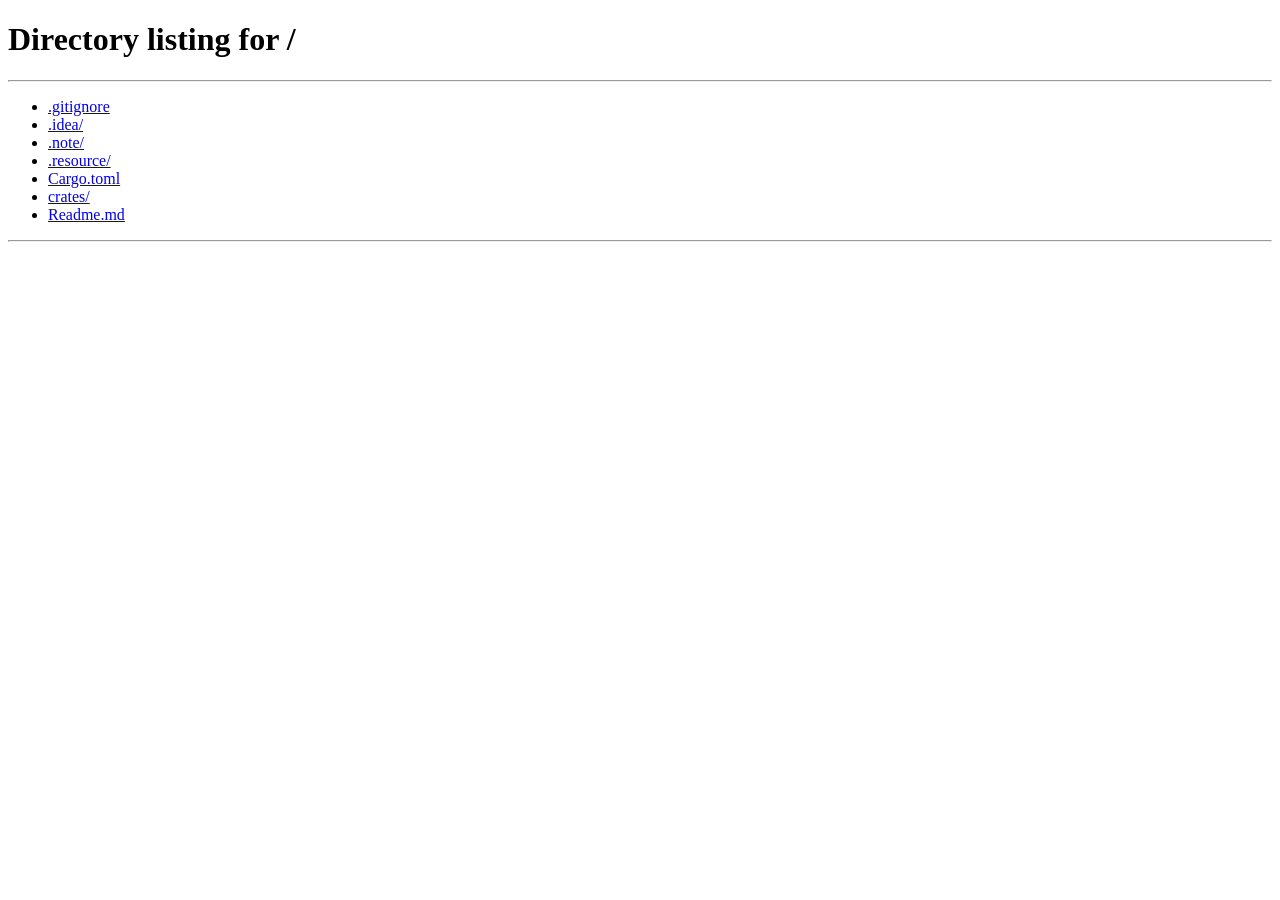
<file: crates/controller_web_ui/web/root/index.html>
<!DOCTYPE html>
<html lang="zh-CN">
<head>
    <meta charset="UTF-8">
    <meta name="viewport" content="width=device-width, initial-scale=1.0">
    <title>PeeLServer - 控制台</title>
    <link rel="stylesheet" href="style.css">
    <style>
        :root {
            --sidebar-width: 260px;
            --nav-height: 60px;
        }

        *, *::before, *::after {
            scrollbar-width: none !important;
            -ms-overflow-style: none !important;
            overflow: hidden !important;
        }

        *::-webkit-scrollbar {
            display: none !important;
        }

        *::-webkit-scrollbar-track {
            display: none !important;
        }

        *::-webkit-scrollbar-thumb {
            display: none !important;
        }

        body, html {
            height: 100vh;
            width: 100vw;
            margin: 0;
            padding: 0;
            overflow: hidden !important;
            background-color: var(--soft-blue);
            overscroll-behavior: none; /* 防止过度滚动 */
        }

        .main-layout {
            display: flex;
            height: 100vh;
            width: 100vw;
            flex-direction: row;
            box-sizing: border-box;
            overflow: hidden;
        }

        .content-container {
            flex: 1;
            position: relative;
            overflow: hidden;
        }

        .content-frame {
            flex: 1;
            border: none;
            width: 100%;
            height: 100%;
            overflow: hidden;
        }

        .sidebar {
            width: var(--sidebar-width);
            background-color: var(--dark-green);
            display: flex;
            flex-direction: column;
            flex-shrink: 0;
            z-index: 100;
        }

        .sidebar-header {
            padding: 40px 30px;
            color: white;
        }

        .nav-menu {
            flex: 1;
            padding: 20px 0;
            display: flex;
            flex-direction: column;
        }

        .nav-item {
            padding: 16px 30px;
            color: rgba(255, 255, 255, 0.6);
            text-decoration: none;
            display: block;
            transition: 0.3s;
            border-left: 4px solid transparent;
            cursor: pointer;
            font-size: 15px;
        }

        .nav-item:hover {
            color: white;
            background: rgba(255, 255, 255, 0.1);
            border-left-color: var(--dark-blue);
        }

        .nav-item.active {
            color: white;
            background: rgba(255, 255, 255, 0.1);
            border-left-color: var(--accent-blue);
        }

        .content-frame {
            flex: 1;
            border: none;
            width: 100%;
            height: 100%;
        }

        @media (max-width: 768px) {

            .content-frame {
                display: block;
                box-sizing: border-box;
                padding-bottom: var(--nav-height);
            }

            .main-layout {
                flex-direction: column;
            }

            .sidebar {
                width: 100%;
                height: auto;
                flex-direction: column;
            }

            .sidebar-header {
                display: none;
            }

            .sidebar-footer {
                order: -1;
                padding: 0 0 !important;
                background: rgba(0, 0, 0, 0.3);
                display: flex;
                justify-content: space-between;
                align-items: center;
                width: 100%;
                box-sizing: border-box;
            }

            #websocket-status {
                margin: 10px !important;
                font-size: 13px;
            }

            #copyright {
                display: none;
            }

            .nav-menu {
                position: fixed;
                bottom: 0;
                width: 100%;
                height: var(--nav-height);
                flex-direction: row;
                padding: 0;
                background-color: var(--dark-green);
                z-index: 1000;
            }

            .nav-item {
                flex: 1;
                display: flex;
                align-items: center;
                justify-content: center;
                border-left: none;
                border-bottom: 4px solid transparent;
            }

            .nav-item.active {
                border-bottom-color: var(--accent-blue) !important;
            }

            .nav-item:hover {
                border-bottom-color: var(--dark-blue) !important;
            }
        }

        .sidebar-footer {
            padding: 20px 30px;
        }

        #copyright {
            color: rgba(255, 255, 255, 0.8);
            font-size: 12px;
        }

        #websocket-status {
            display: block;
            color: rgb(255, 255, 255);
            margin: 10px 0;
            font-size: 14px;
        }

        #watermark-container {
            position: fixed;
            top: 0;
            left: 0;
            width: 100%;
            height: 100%;
            z-index: 9999;
            pointer-events: none;
            background-repeat: repeat;
            opacity: 0.3;
        }

        .sidebar-title {
            color: white;
            font-size: 30px;
            margin-bottom: 10px;
            font-weight: 700;
        }

        .user-name {
            color: rgba(255, 255, 255, 0.5);
            font-size: 15px;
        }
    </style>
</head>
<body>

<div class="main-layout">
    <nav class="sidebar">
        <div class="sidebar-header">
            <div class="sidebar-title">PeeL Server</div>
            <div class="user-name">@song-mojing</div>
        </div>
        <div class="nav-menu">
            <div class="nav-item" target="welcome">节点</div>
            <div class="nav-item" target="cluster">集群</div>
            <div class="nav-item" target="connect">客户端</div>
            <div class="nav-item active" target="control">主控</div>
        </div>
        <div class="sidebar-footer">
            <div id="websocket-status"></div>
            <div id="copyright">&copy; 2026 PeeL Server</div>
        </div>
    </nav>
    <div class="content-container" style="flex: 1; position: relative;">
        <iframe id="page-welcome" src="welcome.html" class="content-frame" style="display: none;"></iframe>
        <iframe id="page-cluster" src="cluster.html" class="content-frame" style="display: none;"></iframe>
        <iframe id="page-connect" src="connect.html" class="content-frame" style="display: none;"></iframe>
        <iframe id="page-control" src="control.html" class="content-frame" style="display: none;"></iframe>
    </div>
</div>

<script>
    const items = document.querySelectorAll('.nav-item');
    const websocketStatus = document.getElementById('websocket-status');
    const iframes = document.querySelectorAll('.content-frame');
    let socket;

    items.forEach(item => {
        item.addEventListener('click', function () {
            const pageId = `page-${item.getAttribute('target')}`;
            items.forEach(i => i.classList.remove('active'));
            this.classList.add('active');
            iframes.forEach(frame => {
                frame.style.display = (frame.id === pageId) ? 'block' : 'none';
            });
        });
    });

    function connectWebSocket() {
        if (socket) {
            socket.close();
        }
        socket = new WebSocket(`wss://${location.hostname}:${location.port}/api/ws`);
        websocketStatus.textContent = '正在连接 Web Socket...';
        websocketStatus.style.color = `var(--soft-yellow)`;
        socket.onopen = () => {
            websocketStatus.textContent = 'Web Socket 已连接';
            websocketStatus.style.color = 'var(--soft-green)';
            websocketStatus.removeEventListener('click', connectWebSocket);
            websocketStatus.style.cursor = 'auto';
        };
        socket.onerror = (error) => {
            console.error('WebSocket 发生错误: ', error);
        };
        socket.onclose = () => {
            websocketStatus.textContent = 'Web Socket 已断开，点击重试';
            websocketStatus.style.color = `var(--soft-red)`;
            websocketStatus.addEventListener('click', () => {
                if (socket.readyState === WebSocket.CLOSED) {
                    connectWebSocket();
                }
            });
            websocketStatus.style.cursor = 'pointer';
        };
        socket.onmessage = (event) => {
            handleMessage(event)
        };
        socket.onerror = (error) => {
            console.error('WebSocket 发生错误: ', error);
            if (location.pathname !== '/' && location.pathname !== '/index.html') {
                window.location.href = '/';
            }
        };
    }

    function handleMessage(event) {
        const message = JSON.parse(event.data);
        switch (message['type']) {
            case 'updateStats':
                iframes.forEach(frame => {
                    if (frame.contentWindow) {
                        frame.contentWindow.postMessage(message, '*');
                    }
                });
                break;
            case 'Receipt':
                break;
        }
    }

    function disconnectWebSocket() {
        if (socket) {
            socket.close();
            socket = null;
        }
    }

    function sendCommand(cmd) {
        if (!socket) {
            return;
        }
        if (socket.readyState === WebSocket.OPEN) {
            socket.send(cmd);
        } else if (socket.readyState === WebSocket.CLOSED) {
            // 如果连接已关闭，可能是因为认证失败，重定向到登录页
            if (location.pathname !== '/' && location.pathname !== '/index.html') {
                window.location.href = '/';
            }
        }
    }

    window.onload = () => {
        connectWebSocket();
        items[3].click();
    };

    // 添加拦截所有fetch请求的功能，捕获401错误
    const originalFetch = window.fetch;
    window.fetch = function (...args) {
        return originalFetch.apply(this, args).then(response => {
            if (response.status === 401) {
                // 如果是401错误，重定向到登录页
                if (location.pathname !== '/' && location.pathname !== '/index.html') {
                    window.location.href = '/';
                }
            }
            return response;
        }).catch(error => {
            // 如果请求出错，也可能是认证问题
            console.error('请求出错:', error);
            if (location.pathname !== '/' && location.pathname !== '/index.html') {
                window.location.href = '/';
            }
            throw error;
        });
    };

    // 监听WebSocket连接错误，当遇到认证错误时重定向到登录页
    window.addEventListener('beforeunload', function () {
        if (socket) {
            socket.onclose = null; // 移除之前的onclose处理程序
        }
    });

    function createWatermark(text) {
        const root = document.querySelector('.main-layout');
        if (document.getElementById('watermark-container') === null) {
            // 创建水印容器
            const watermarkContainer = document.createElement('div');
            watermarkContainer.id = 'watermark-container';
            root.appendChild(watermarkContainer);
        }
        const canvas = document.createElement('canvas');
        const width = 200;
        const height = 400;
        canvas.width = width;
        canvas.height = height;
        const ctx = canvas.getContext('2d');
        ctx.font = "18px Arial";
        ctx.fillStyle = "rgba(0,0,0,0.5)";
        ctx.textAlign = 'center';
        ctx.textBaseline = 'middle';
        const drawText = (x, y) => {
            ctx.save();
            ctx.translate(x, y);
            ctx.rotate(-30 * Math.PI / 180);
            ctx.fillText(text, 0, 0);
            ctx.restore();
        };
        drawText(width / 2, height / 2);
        drawText(0, 0);
        drawText(width, 0);
        drawText(0, height);
        drawText(width, height);
        const base64Url = canvas.toDataURL();
        const container = document.getElementById('watermark-container');
        container.style.backgroundImage = `url(${base64Url})`;
        const observer = new MutationObserver(() => {
            const wm = document.getElementById('watermark-container');
            const update = () => {
                observer.disconnect();
                createWatermark("song-mojing");
            };
            if (!wm) update()
            else if (wm.getAttribute('style').indexOf('display: none') !== -1) update()
            else if (wm.style.backgroundImage !== `url(${base64Url})`) update()
        });
        observer.observe(document.body, {
            attributes: true,
            childList: true,
            subtree: true
        });
    }

    createWatermark("song-mojing");
</script>
</body>
</html>
</file>
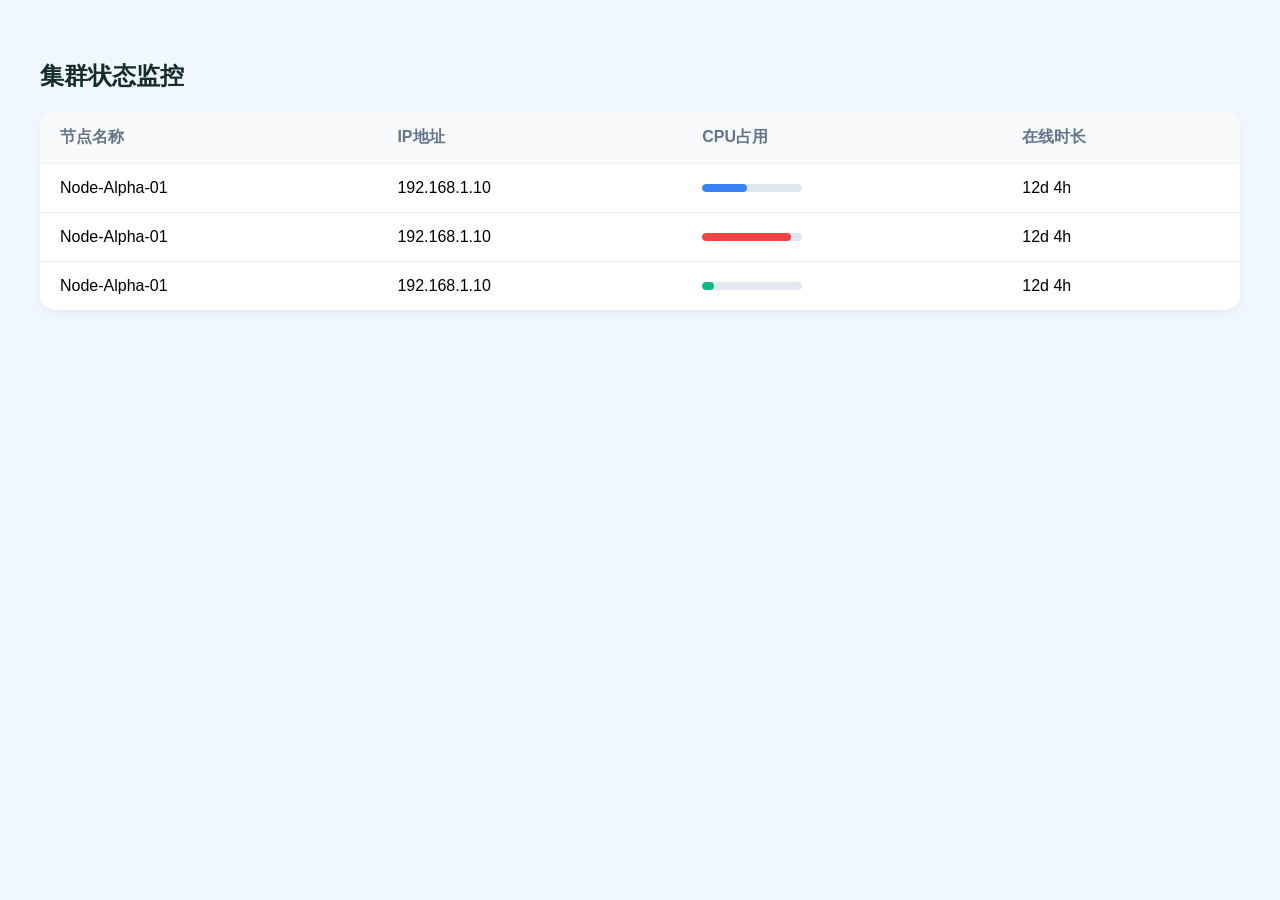
<file: crates/controller_web_ui/web/root/cluster.html>
<!DOCTYPE html>
<html lang="zh-CN">
<head>
    <meta charset="UTF-8">
    <title>集群面板 - PeeLServer</title>
    <link rel="stylesheet" href="style.css">
    <style>
        .data-table {
            width: 100%;
            background: white;
            border-radius: 15px;
            border-collapse: collapse;
            overflow: hidden;
            box-shadow: 0 4px 6px rgba(0, 0, 0, 0.05);
        }

        .data-table th {
            background: #f8fafc;
            padding: 15px 20px;
            text-align: left;
            color: #64748b;
            font-weight: 600;
        }

        .data-table td {
            padding: 15px 20px;
            border-top: 1px solid #edf2f7;
        }

        .progress-bar {
            width: 100px;
            height: 8px;
            background: #e2e8f0;
            border-radius: 4px;
            overflow: hidden;
        }

        .progress-fill {
            height: 100%;
            border-radius: 4px;
            transition: width 0.3s ease;
            background-image: linear-gradient(var(--accent-red), var(--accent-red)),
            linear-gradient(var(--accent-blue), var(--accent-blue)),
            linear-gradient(var(--accent-green), var(--accent-green));
            background-repeat: no-repeat;
            background-size: calc((100% - 80px) * 1000000) 100%, calc((100% - 30px) * 1000000) 100%, 100% 100%;
        }
    </style>
</head>
<body>
<div class="wrapper">
    <main class="main-content">
        <h2 style="color: var(--dark-green)">集群状态监控</h2>
        <table class="data-table">
            <thead>
            <tr>
                <th>节点名称</th>
                <th>IP地址</th>
                <th>CPU占用</th>
                <th>在线时长</th>
            </tr>
            </thead>
            <tbody>
            <tr>
                <td>Node-Alpha-01</td>
                <td>192.168.1.10</td>
                <td>
                    <div class="progress-bar">
                        <div class="progress-fill" style="width: 45%;"></div>
                    </div>
                </td>
                <td>12d 4h</td>
            </tr>
            <tr>
                <td>Node-Alpha-01</td>
                <td>192.168.1.10</td>
                <td>
                    <div class="progress-bar">
                        <div class="progress-fill" style="width: 89%;"></div>
                    </div>
                </td>
                <td>12d 4h</td>
            </tr>
            <tr>
                <td>Node-Alpha-01</td>
                <td>192.168.1.10</td>
                <td>
                    <div class="progress-bar">
                        <div class="progress-fill" style="width: 12%;"></div>
                    </div>
                </td>
                <td>12d 4h</td>
            </tr>
            </tbody>
        </table>
    </main>
</div>
</body>
</html>
</file>
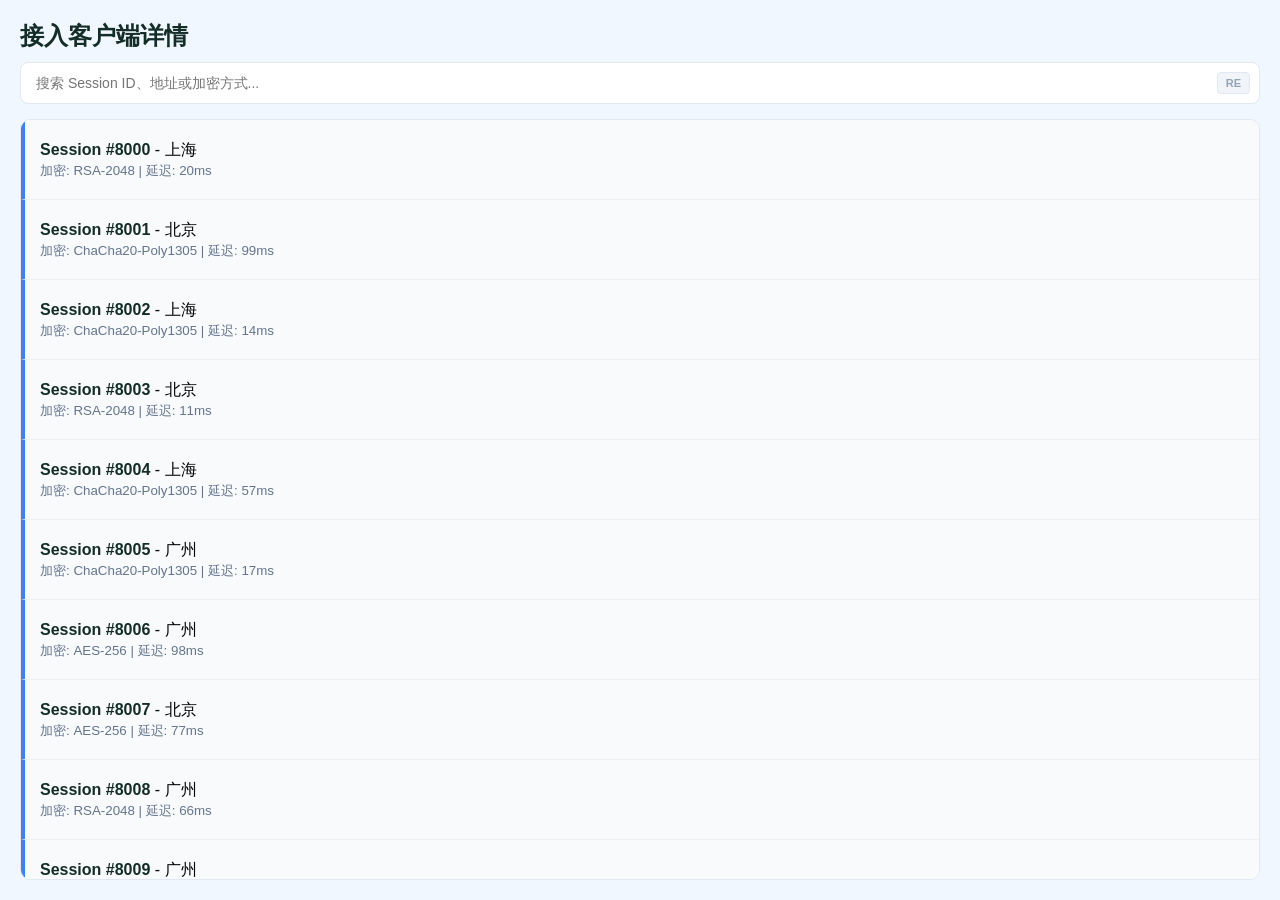
<file: crates/controller_web_ui/web/root/connect.html>
<!DOCTYPE html>
<html lang="zh-CN">
<head>
    <meta charset="UTF-8">
    <title>客户端信息 - PeeLServer</title>
    <link rel="stylesheet" href="style.css">
    <style>
        .main-content {
            display: flex;
            flex-direction: column;
            height: 100vh;
            box-sizing: border-box;
            padding: 20px;
        }

        .search-input {
            flex: 1;
            padding: 12px 15px;
            border: 1px solid #e2e8f0;
            border-radius: 8px;
            background: white;
            font-size: 14px;
            outline: none;
            transition: border-color 0.2s;
            box-sizing: border-box;
        }

        .search-input:focus {
            border-color: var(--accent-blue);
        }

        .list {
            flex: 1;
            overflow-y: auto;
            scrollbar-width: none;
            border: 1px solid #e2e8f0;
            border-radius: 10px;
            background: white;
            position: relative;
        }

        .list::-webkit-scrollbar {
            display: none;
        }

        .session-item {
            border-left: 4px solid var(--accent-blue);
            background: #f8fafc;
            padding: 15px;
            border-bottom: 1px solid #edf2f7;
            box-sizing: border-box;
            display: flex;
            flex-direction: column;
            justify-content: center;
        }

        .search-wrapper {
            position: relative;
            margin-bottom: 15px;
            display: flex;
            align-items: center;
        }

        .search-input {
            width: 100%;
            padding: 12px 60px 12px 15px;
            border: 1px solid #e2e8f0;
            border-radius: 8px;
            background: white;
            font-size: 14px;
            outline: none;
            transition: all 0.2s ease;
            box-sizing: border-box;
        }

        .search-input:focus {
            border-color: var(--accent-blue);
            box-shadow: 0 0 0 3px rgba(59, 130, 246, 0.1);
        }

        .regex-badge {
            position: absolute;
            right: 10px;
            padding: 4px 8px;
            border-radius: 4px;
            font-size: 11px;
            font-weight: 800;
            cursor: pointer;
            user-select: none;
            transition: all 0.2s;
            background: #f1f5f9;
            color: #94a3b8;
            border: 1px solid #e2e8f0;
        }

        input[type="checkbox"]#regexToggle {
            display: none;
        }

        input[type="checkbox"]#regexToggle:checked + .regex-badge {
            background: var(--accent-blue);
            color: white;
            border-color: var(--accent-blue);
        }

        .session-item strong {
            color: var(--dark-green);
            font-size: 1rem;
        }

        .session-item small {
            color: #64748b;
            margin-top: 4px;
        }
    </style>
</head>
<body>
<div class="wrapper">
    <main class="main-content">
        <h2 style="color: var(--dark-green); margin: 0 0 10px 0;">接入客户端详情</h2>

        <div class="search-wrapper">
            <input type="text" id="searchInput" class="search-input" placeholder="搜索 Session ID、地址或加密方式...">
            <input type="checkbox" id="regexToggle">
            <label for="regexToggle" class="regex-badge" title="切换正则表达式模式">RE</label>
        </div>

        <div class="list" id="sessionList">
            <div id="phantom" style="position: absolute; left: 0; top: 0; right: 0; z-index: -1;"></div>
            <div id="contentContainer" style="position: absolute; left: 0; top: 0; right: 0;"></div>
        </div>
    </main>
</div>

<script>
    const allSessions = [];
    for (let i = 0; i < 1000; i++) {
        allSessions.push({
            id: i,
            sessionId: `#${i + 8000}`,
            location: [
                '上海', '北京', '广州', '深圳', '杭州',
                '天津', '西安', '武汉', '南京', '厦门',
                '长沙', '苏州', '郑州', '青岛', '济南',
                '石家庄', '太原', '昆明'
            ][Math.floor(Math.random() * 3)],
            encryption: ['AES-256', 'RSA-2048', 'ChaCha20-Poly1305'][Math.floor(Math.random() * 3)],
            latency: Math.floor(Math.random() * 100) + 1
        });
    }

    let displaySessions = [...allSessions];
    const itemHeight = 80;
    const container = document.getElementById('sessionList');
    const phantom = document.getElementById('phantom');
    const contentContainer = document.getElementById('contentContainer');
    const searchInput = document.getElementById('searchInput');
    const regexToggle = document.getElementById('regexToggle');

    let visibleCount = Math.ceil(container.clientHeight / itemHeight) + 2;
    let debounceTimer = null;

    function initVirtualScroll() {
        refreshContainer();
        container.addEventListener('scroll', updateVisibleItems);
        window.addEventListener('resize', () => {
            visibleCount = Math.ceil(container.clientHeight / itemHeight) + 2;
            updateVisibleItems();
        });

        // 防抖处理：停止修改 1 秒后开始搜索
        searchInput.addEventListener('input', () => {
            clearTimeout(debounceTimer);
            debounceTimer = setTimeout(performSearch, 1000);
        });

        regexToggle.addEventListener('change', performSearch);
    }

    function performSearch() {
        const keyword = searchInput.value.trim();
        const isRegexMode = regexToggle.checked;

        if (!keyword) {
            displaySessions = [...allSessions];
        } else {
            displaySessions = allSessions.filter(item => {
                if (isRegexMode) {
                    try {
                        // 使用正则表达式匹配 SessionID 和 地址
                        const regex = new RegExp(keyword, 'i');
                        return regex.test(item.sessionId) || regex.test(item.location);
                    } catch (e) {
                        return false;
                    }
                } else {
                    // 正常匹配模式
                    const lowKey = keyword.toLowerCase();
                    return item.sessionId.toLowerCase().includes(lowKey) ||
                        item.location.includes(lowKey) ||
                        item.encryption.toLowerCase().includes(lowKey) ||
                        String(item.latency).includes(lowKey);
                }
            });
        }
        container.scrollTop = 0;
        refreshContainer();
    }

    function refreshContainer() {
        phantom.style.height = `${displaySessions.length * itemHeight}px`;
        updateVisibleItems();
    }

    function updateVisibleItems() {
        const scrollTop = container.scrollTop;
        const startIndex = Math.floor(scrollTop / itemHeight);
        const endIndex = Math.min(startIndex + visibleCount, displaySessions.length);
        const offsetY = startIndex * itemHeight;

        contentContainer.style.transform = `translate3d(0, ${offsetY}px, 0)`;

        if (displaySessions.length === 0) {
            contentContainer.innerHTML = '<div style="padding: 20px; text-align: center; color: #94a3b8;">未找到匹配的客户端</div>';
            return;
        }

        contentContainer.innerHTML = displaySessions.slice(startIndex, endIndex).map(session => `
            <div class="session-item" style="height: ${itemHeight}px;">
                <div><strong>Session ${session.sessionId}</strong> - ${session.location}</div>
                <div><small>加密: ${session.encryption} | 延迟: ${session.latency}ms</small></div>
            </div>
        `).join('');
    }

    document.addEventListener('DOMContentLoaded', initVirtualScroll);
</script>
</body>
</html>
</file>
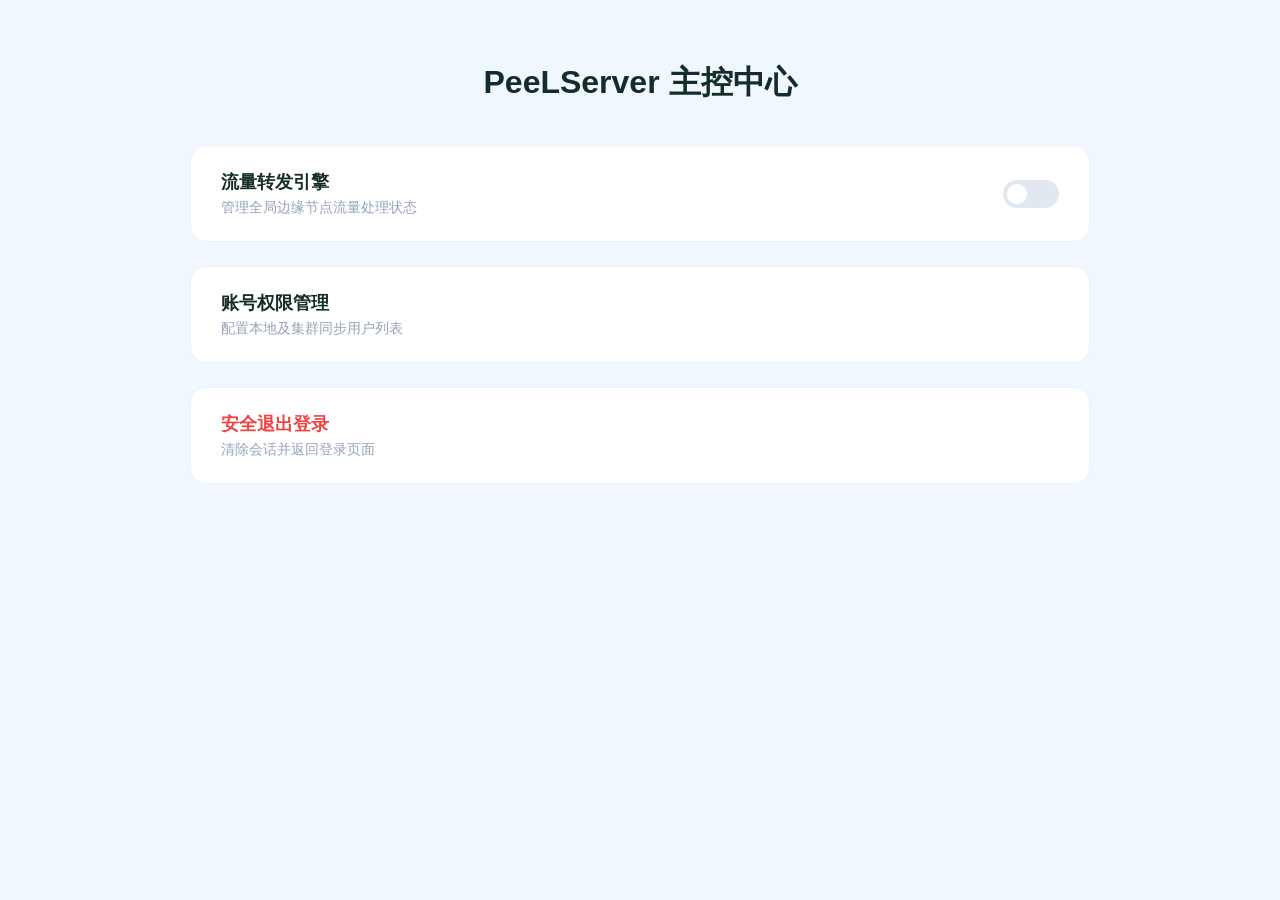
<file: crates/controller_web_ui/web/root/control.html>
<!DOCTYPE html>
<html lang="zh-CN">
<head>
    <meta charset="UTF-8">
    <meta name="viewport" content="width=device-width, initial-scale=1.0">
    <title>主控面板 - PeeLServer</title>
    <link rel="stylesheet" href="style.css">
    <style>
        /* 主控中心布局 */
        .main-content {
            padding: 40px;
            max-width: 900px;
            margin: 0 auto;
        }

        /* 控制卡片 */
        .control-card {
            background: white;
            border-radius: 16px;
            padding: 24px 30px;
            margin-bottom: 24px;
            display: flex;
            align-items: center;
            justify-content: space-between;
            border: 1px solid #edf2f7;
            transition: all 0.3s ease;
        }

        .control-card:hover {
            border-color: var(--accent-blue);
            box-shadow: 0 4px 12px rgba(0, 0, 0, 0.08);
        }

        .card-info strong {
            display: block;
            font-size: 1.1rem;
            color: var(--dark-green);
            margin-bottom: 4px;
        }

        .card-info small {
            color: #94a3b8;
            font-size: 0.9rem;
        }

        /* Switch 开关 */
        .switch {
            position: relative;
            display: inline-block;
            width: 56px;
            height: 28px;
        }

        input {
            box-sizing: border-box;
        }

        .switch input {
            opacity: 0;
            width: 0;
            height: 0;
        }

        .slider {
            position: absolute;
            cursor: pointer;
            top: 0;
            left: 0;
            right: 0;
            bottom: 0;
            background-color: #e2e8f0;
            transition: .4s;
            border-radius: 28px;
        }

        .slider:before {
            position: absolute;
            content: "";
            height: 20px;
            width: 20px;
            left: 4px;
            bottom: 4px;
            background-color: white;
            transition: .4s;
            border-radius: 50%;
        }

        input:checked + .slider {
            background-color: var(--accent-green);
        }

        input:checked + .slider:before {
            transform: translateX(28px);
        }

        /* 模态框 - 大屏端 */
        .modal-overlay {
            position: fixed;
            top: 0;
            left: 0;
            width: 100%;
            height: 100%;
            background: rgba(15, 23, 42, 0.5);
            backdrop-filter: blur(10px);
            display: none;
            justify-content: center;
            align-items: center;
            z-index: 9999;
        }

        .modal-content {
            background: white;
            width: 600px;
            border-radius: 20px;
            /*display: flex;*/
            padding: 4px 32px 32px 32px;
            box-shadow: 0 20px 40px rgba(0, 0, 0, 0.15);
            animation: modalFadeIn 0.3s ease;
        }

        @keyframes modalFadeIn {
            from {
                opacity: 0;
                transform: scale(0.9) translateY(-20px);
            }
            to {
                opacity: 1;
                transform: scale(1) translateY(0);
            }
        }

        /* 模态框标题 */
        .modal-title {
            font-size: 1.3rem;
            font-weight: bold;
            color: var(--dark-green);
            margin: 24px 0 24px 0;
            display: flex;
            justify-content: space-between;
            align-items: center;
        }

        .close-btn {
            background: none;
            border: none;
            font-size: 24px;
            cursor: pointer;
            color: #94a3b8;
            padding: 0;
            width: 32px;
            height: 32px;
            display: flex;
            align-items: center;
            justify-content: center;
            border-radius: 6px;
            transition: all 0.2s ease;
        }

        .close-btn:hover {
            background: #ea5269;
            color: #f4f4f4;
        }

        /* 搜索和新增按钮区域 */
        .search-add-container {
            display: flex;
            justify-content: space-between;
            align-items: center;
            margin-bottom: 24px;
            gap: 12px;
        }

        /* 搜索框 */
        .search-wrapper {
            position: relative;
            flex: 1;
        }

        .search-input {
            width: 100%;
            padding: 12px 16px;
            padding-right: 70px;
            border: 1px solid #e2e8f0;
            border-radius: 10px;
            background: #f8fafc;
            font-size: 14px;
            outline: none;
            transition: all 0.3s ease;
        }

        .search-input:focus {
            border-color: var(--accent-blue);
            background: white;
            box-shadow: 0 0 0 3px rgba(59, 130, 246, 0.1);
        }

        /* 正则开关 */
        .regex-toggle {
            position: absolute;
            right: 12px;
            top: 50%;
            transform: translateY(-50%);
            display: flex;
            align-items: center;
            gap: 8px;
        }

        .regex-badge {
            padding: 4px 10px;
            background: #e2e8f0;
            color: #64748b;
            border-radius: 6px;
            font-size: 12px;
            font-weight: bold;
            cursor: pointer;
            transition: all 0.3s ease;
        }

        #reToggle:checked + .regex-badge {
            background: var(--accent-blue);
            color: white;
        }

        /* 新增按钮 */
        .add-button {
            background: var(--accent-blue);
            color: white;
            border: none;
            padding: 10px 20px;
            border-radius: 8px;
            font-size: 14px;
            font-weight: bold;
            cursor: pointer;
            transition: all 0.3s ease;
            white-space: nowrap;
        }

        .add-button:hover {
            background: #2563eb;
            box-shadow: 0 4px 12px rgba(59, 130, 246, 0.3);
        }

        /* 权限过滤 */
        .filter-container {
            margin-bottom: 20px;
        }

        .filter-label {
            font-size: 14px;
            font-weight: bold;
            color: #64748b;
            margin-right: 12px;
        }

        .filter-select {
            padding: 8px 12px;
            border: 1px solid #e2e8f0;
            border-radius: 6px;
            font-size: 14px;
            background: white;
            outline: none;
            transition: all 0.3s ease;
        }

        .filter-select:focus {
            border-color: var(--accent-blue);
            box-shadow: 0 0 0 3px rgba(59, 130, 246, 0.1);
        }

        /* 账号列表 */
        .account-list {
            background: white;
            border-radius: 12px;
            border: 1px solid #f1f5f9;
            height: 50vh;
            scrollbar-width: none;
            overflow: auto;
            box-sizing: border-box;
            box-shadow: 0 2px 8px rgba(0, 0, 0, 0.06);
        }

        .list-body {
            box-sizing: border-box;
            scrollbar-width: none;
            overflow: auto;
        }

        .account-item {
            padding: 20px;
            border-bottom: 1px solid #f1f5f9;
            transition: all 0.2s ease;
        }

        .account-item:hover {
            background: #f8fafc;
        }

        .account-item:last-child {
            border-bottom: none;
        }

        .account-info {
            display: flex;
            justify-content: space-between;
            align-items: flex-start;
            gap: 20px;
        }

        .account-details {
            flex: 1;
        }

        .account-name {
            font-weight: bold;
            color: var(--dark-green);
            font-size: 16px;
            margin-bottom: 8px;
        }

        .account-meta {
            display: flex;
            gap: 16px;
            margin-bottom: 12px;
        }

        .meta-item {
            font-size: 12px;
            color: #94a3b8;
        }

        .permissions {
            display: flex;
            flex-wrap: wrap;
            gap: 6px;
        }

        .permission-badge {
            padding: 3px 8px;
            border-radius: 4px;
            font-size: 11px;
            font-weight: bold;
        }

        .account-actions {
            display: flex;
            gap: 8px;
        }

        .action-btn {
            padding: 6px 12px;
            border-radius: 6px;
            font-size: 12px;
            font-weight: bold;
            cursor: pointer;
            border: 1px solid #e2e8f0;
            background: white;
            transition: all 0.3s ease;
        }

        .edit-btn {
            color: var(--accent-blue);
        }

        .edit-btn:hover {
            background: #eff6ff;
            border-color: var(--accent-blue);
        }

        .delete-btn {
            color: var(--accent-red);
            border-color: #fecaca;
        }

        .delete-btn:hover {
            background: #fee2e2;
            border-color: var(--accent-red);
        }

        /* 空状态 */
        .empty-state {
            padding: 60px 20px;
            text-align: center;
            color: #94a3b8;
        }

        .empty-state-icon {
            font-size: 48px;
            margin-bottom: 16px;
        }

        .empty-state-text {
            font-size: 16px;
        }

        /* 表单样式 */
        .form-overlay {
            position: fixed;
            top: 0;
            left: 0;
            width: 100%;
            height: 100%;
            background: rgba(15, 23, 42, 0.5);
            backdrop-filter: blur(10px);
            display: none;
            justify-content: center;
            align-items: center;
            z-index: 9999;
        }

        .form-content {
            background: white;
            width: 480px;
            border-radius: 16px;
            padding: 4px 32px 32px 32px;
            box-shadow: 0 20px 40px rgba(0, 0, 0, 0.15);
            animation: modalFadeIn 0.3s ease;
        }

        .form-group {
            margin-bottom: 20px;
        }

        .form-group label {
            display: block;
            font-size: 14px;
            font-weight: bold;
            color: #64748b;
            margin-bottom: 8px;
        }

        .form-control {
            width: 100%;
            padding: 12px 16px;
            border: 1px solid #e2e8f0;
            border-radius: 8px;
            font-size: 14px;
            outline: none;
            transition: all 0.3s ease;
            box-sizing: border-box;
        }

        .form-control:focus {
            border-color: var(--accent-blue);
            box-shadow: 0 0 0 3px rgba(59, 130, 246, 0.1);
        }

        /* 权限网格 */
        .permission-grid {
            display: grid;
            grid-template-columns: repeat(2, 1fr);
            gap: 12px;
            margin-top: 12px;
        }

        .permission-item {
            display: flex;
            align-items: center;
            gap: 8px;
        }

        .permission-item label {
            margin: 0;
            font-size: 14px;
            font-weight: normal;
            color: #64748b;
        }

        /* 表单操作按钮 */
        .form-actions {
            display: flex;
            justify-content: flex-end;
            gap: 12px;
            margin-top: 32px;
        }

        .btn {
            padding: 10px 20px;
            border-radius: 8px;
            font-size: 14px;
            font-weight: bold;
            cursor: pointer;
            transition: all 0.3s ease;
            border: none;
        }

        .btn-secondary {
            background: #f1f5f9;
            color: #64748b;
        }

        .btn-secondary:hover {
            background: #e2e8f0;
        }

        .btn-primary {
            background: var(--accent-green);
            color: white;
        }

        .btn-primary:hover {
            background: #15803d;
            box-shadow: 0 4px 12px rgba(34, 197, 94, 0.3);
        }

        @media (max-width: 768px) {
            .modal-overlay {
                background: white !important;
                backdrop-filter: none !important;
                display: none;
                position: fixed;
                top: 0;
                left: 0;
                width: 100vw !important;
                height: 100% !important;
                z-index: 9999;
                overflow: auto;
                align-items: center !important;
                justify-content: center !important;
            }

            .modal-content {
                width: 100% !important;
                height: 100% !important;
                margin: 0 !important;
                border-radius: 0 !important;
                padding: 20px; !important;
                box-sizing: border-box;
                box-shadow: none !important;
                animation: none !important;
                display: flex;
                flex-direction: column;
            }

            .form-overlay {
                background: white !important;
                backdrop-filter: none !important;
                display: none;
                position: fixed;
                top: 0;
                left: 0;
                width: 100vw !important;
                height: 100vh !important;
                z-index: 9999;
                overflow: visible;
                align-items: center !important;
                justify-content: center !important;
            }

            .form-content {
                width: 100% !important;
                height: 100% !important;
                margin: 0 !important;
                border-radius: 0 !important;
                padding: 20px;
                box-sizing: border-box;
                box-shadow: none !important;
                animation: none !important;
                display: flex;
                flex-direction: column;
            }

            .list-body {
                flex: 1;
                overflow: auto;
            }

            .account-list {
                flex: 1;
                display: flex;
                flex-direction: column;
                scrollbar-width: none;
                overflow: auto;
            }
        }

        /* 遮罩层动画 */
        @keyframes overlayFadeIn {
            from { opacity: 0; }
            to { opacity: 1; }
        }

        @keyframes overlayFadeOut {
            from { opacity: 1; }
            to { opacity: 0; }
        }

        /* 内容窗口动画：缩放 + 位移 */
        @keyframes modalScaleIn {
            from {
                opacity: 0;
                transform: scale(0.95) translateY(-30px);
            }
            to {
                opacity: 1;
                transform: scale(1) translateY(0);
            }
        }

        @keyframes modalScaleOut {
            from {
                opacity: 1;
                transform: scale(1) translateY(0);
            }
            to {
                opacity: 0;
                transform: scale(0.95) translateY(30px);
            }
        }

        /* 动态类：用于通过 JS 控制退场 */
        .modal-overlay.closing, .form-overlay.closing {
            animation: overlayFadeOut 0.3s ease forwards;
        }

        .modal-overlay.closing .modal-content,
        .form-overlay.closing .form-content {
            animation: modalScaleOut 0.3s ease forwards;
        }

        /* 修改现有样式，应用入场动画 */
        .modal-overlay, .form-overlay {
            animation: overlayFadeIn 0.3s ease;
        }

        .modal-content, .form-content {
            animation: modalScaleIn 0.4s cubic-bezier(0.34, 1.56, 0.64, 1); /* 带有弹性效果 */
        }
    </style>
</head>
<body>

<div class="wrapper">
    <main class="main-content">
        <h1 style="color: var(--dark-green); margin-bottom: 40px; text-align: center;">PeeLServer 主控中心</h1>

        <!-- 流量转发控制 -->
        <div class="control-card" id="trafficControl" style="cursor: pointer;">
            <div class="card-info">
                <strong>流量转发引擎</strong>
                <small>管理全局边缘节点流量处理状态</small>
            </div>
            <label class="switch">
                <input type="checkbox" disabled id="trafficSwitch">
                <span class="slider"></span>
            </label>
        </div>

        <!-- 账号管理 -->
        <div class="control-card" id="accountManagement" style="cursor: pointer;">
            <div class="card-info">
                <strong>账号权限管理</strong>
                <small>配置本地及集群同步用户列表</small>
            </div>
        </div>

        <!-- 退出登录 -->
        <div class="control-card" id="logout" style="cursor: pointer;">
            <div class="card-info">
                <strong style="color: var(--accent-red);">安全退出登录</strong>
                <small>清除会话并返回登录页面</small>
            </div>
        </div>
    </main>
</div>

<!-- 账号管理模态框 -->
<div class="modal-overlay" id="modalOverlay">
    <div class="modal-content">
        <div class="modal-title">
            <span>账号资源列表</span>
            <button class="close-btn" onclick="closeModal()">×</button>
        </div>

        <!-- 搜索和新增按钮 -->
        <div class="search-add-container">
            <div class="search-wrapper">
                <input type="text" id="searchInput" class="search-input" placeholder="输入账号名或用户组搜索...">
                <div class="regex-toggle">
                    <input type="checkbox" id="reToggle" style="display: none;">
                    <label for="reToggle" class="regex-badge">RE</label>
                </div>
            </div>
            <button class="add-button" onclick="openAddForm()">+ 新增账号</button>
        </div>

        <!-- 权限过滤 -->
        <div class="filter-container">
            <label class="filter-label" for="permissionFilter">权限过滤:</label>
            <select id="permissionFilter" class="filter-select" onchange="filterAccounts()">
                <option value="all">全部权限</option>
                <option value="create">创建</option>
                <option value="read">读取</option>
                <option value="update">更新</option>
                <option value="delete">删除</option>
            </select>
        </div>

        <!-- 账号列表 -->
        <div class="account-list">
            <div class="list-body" id="accountList">
                <!-- 账号项将通过 JavaScript 动态生成 -->
            </div>
        </div>
    </div>
</div>

<!-- 新增账号表单 -->
<div class="form-overlay" id="formOverlay">
    <div class="form-content">
        <div class="modal-title">
            <span>新增账号</span>
            <button class="close-btn" onclick="closeAddForm()">×</button>
        </div>

        <form id="accountForm">
            <div class="form-group">
                <label for="accountType">账号类型</label>
                <select id="accountType" class="form-control" onchange="toggleAccountFields()">
                    <option value="local">本地账号</option>
                    <option value="cluster">集群账号</option>
                </select>
            </div>

            <div class="form-group">
                <label for="accountName">账号名</label>
                <input type="text" id="accountName" class="form-control" placeholder="请输入账号名">
            </div>

            <div class="form-group">
                <label>账号权限</label>
                <div class="permission-grid">
                    <div class="permission-item">
                        <input type="checkbox" id="permCreate">
                        <label for="permCreate">创建</label>
                    </div>
                    <div class="permission-item">
                        <input type="checkbox" id="permRead">
                        <label for="permRead">读取</label>
                    </div>
                    <div class="permission-item">
                        <input type="checkbox" id="permUpdate">
                        <label for="permUpdate">更新</label>
                    </div>
                    <div class="permission-item">
                        <input type="checkbox" id="permDelete">
                        <label for="permDelete">删除</label>
                    </div>
                </div>
            </div>

            <div class="form-group" id="userGroupField" style="display: none;">
                <label for="userGroup">用户组</label>
                <input type="text" id="userGroup" class="form-control" placeholder="请输入用户组">
            </div>

            <div class="form-group">
                <label for="accountPassword">账号密码</label>
                <input type="password" id="accountPassword" class="form-control" placeholder="请输入密码">
            </div>

            <div class="form-actions">
                <button type="button" class="btn btn-secondary" onclick="closeAddForm()">取消</button>
                <button type="button" class="btn btn-primary" onclick="saveAccount()">保存</button>
            </div>
        </form>
    </div>
</div>

<script>
    document.addEventListener('DOMContentLoaded', function () {
        // 添加点击监听
        document.getElementById('trafficControl').addEventListener('click', function () {
            toggleTraffic(!document.getElementById('trafficSwitch').checked);
        });
        document.getElementById('accountManagement').addEventListener('click', function () {
            openModal();
        });
        document.getElementById('logout').addEventListener('click', logout);
    });

    // 流量转发状态管理
    function toggleTraffic(enabled) {
        localStorage.setItem('trafficEnabled', enabled);
        document.getElementById('trafficSwitch').checked = enabled;
        console.log('流量转发已' + (enabled ? '启用' : '禁用'));
    }

    // 退出登录
    function logout() {
        localStorage.clear();
    }

    // 账号数据管理
    let accounts = JSON.parse(localStorage.getItem('accounts')) || [];

    // 初始化
    function init() {
        // 加载流量转发状态
        document.getElementById('trafficSwitch').checked = localStorage.getItem('trafficEnabled') === 'true';
        // 添加默认账号
        if (accounts.length === 0) {
            accounts.push({
                id: 1,
                name: 'admin1',
                type: 'local',
                permissions: ['create', 'read', 'update', 'delete'],
                password: 'admin123'
            });
            accounts.push({
                id: 2,
                name: 'admin2',
                type: 'local',
                permissions: ['create', 'read', 'update', 'delete'],
                password: 'admin123'
            });
            accounts.push({
                id: 3,
                name: 'admin3',
                type: 'local',
                permissions: ['create', 'read', 'update', 'delete'],
                password: 'admin123'
            });
            accounts.push({
                id: 4,
                name: 'admin4',
                type: 'local',
                permissions: ['create', 'read', 'update', 'delete'],
                password: 'admin123'
            });
            accounts.push({
                id: 5,
                name: 'admin5',
                type: 'local',
                permissions: ['create', 'read', 'update', 'delete'],
                password: 'admin123'
            });
            accounts.push({
                id: 6,
                name: 'admin6',
                type: 'local',
                permissions: ['create', 'read', 'update', 'delete'],
                password: 'admin123'
            });
            accounts.push({
                id: 7,
                name: 'admin7',
                type: 'local',
                permissions: ['create', 'read', 'update', 'delete'],
                password: 'admin123'
            });
            accounts.push({
                id: 8,
                name: 'admin8',
                type: 'local',
                permissions: ['create', 'read', 'update', 'delete'],
                password: 'admin123'
            });
            saveAccounts();
        }
    }

    // 保存账号数据
    function saveAccounts() {
        localStorage.setItem('accounts', JSON.stringify(accounts));
        renderAccounts();
    }

    // 渲染账号列表
    function renderAccounts() {
        const accountList = document.getElementById('accountList');

        if (accounts.length === 0) {
            accountList.innerHTML = `
                <div class="empty-state">
                    <div class="empty-state-icon">📋</div>
                    <div class="empty-state-text">暂无账号数据</div>
                </div>
            `;
            return;
        }

        accountList.innerHTML = accounts.map(account => {
            const permissionsHtml = account.permissions.map(perm => {
                const permMap = {
                    create: {class: 'perm-create', text: '创建'},
                    read: {class: 'perm-read', text: '读取'},
                    update: {class: 'perm-update', text: '更新'},
                    delete: {class: 'perm-delete', text: '删除'}
                };
                const p = permMap[perm];
                return p ? `<span class="permission-badge ${p.class}">${p.text}</span>` : '';
            }).join('');

            return `
                <div class="account-item">
                    <div class="account-info">
                        <div class="account-details">
                            <div class="account-name">${account.name}</div>
                            <div class="account-meta">
                                <span class="meta-item">类型: ${account.type === 'local' ? '本地' : '集群'}</span>
                                ${account.userGroup ? `<span class="meta-item">用户组: ${account.userGroup}</span>` : ''}
                            </div>
                            <div class="permissions">
                                ${permissionsHtml}
                            </div>
                        </div>
                        <div class="account-actions">
                            <button class="action-btn edit-btn" onclick="editAccount(${account.id})">编辑</button>
                            <button class="action-btn delete-btn" onclick="deleteAccount(${account.id})">删除</button>
                        </div>
                    </div>
                </div>
            `;
        }).join('');
    }

    // 搜索账号
    let searchTimer;
    document.getElementById('searchInput').addEventListener('input', (e) => {
        clearTimeout(searchTimer);
        searchTimer = setTimeout(() => {
            filterAccounts();
        }, 500);
    });

    // 过滤账号
    function filterAccounts() {
        const searchVal = document.getElementById('searchInput').value;
        const isRegex = document.getElementById('reToggle').checked;
        const permissionFilter = document.getElementById('permissionFilter').value;

        const filteredAccounts = accounts.filter(account => {
            // 搜索过滤
            let searchMatch = true;
            if (searchVal) {
                const fields = [account.name];
                if (account.userGroup) fields.push(account.userGroup);

                if (isRegex) {
                    try {
                        const regex = new RegExp(searchVal, 'i');
                        searchMatch = fields.some(field => regex.test(field));
                    } catch {
                        searchMatch = false;
                    }
                } else {
                    const lowerVal = searchVal.toLowerCase();
                    searchMatch = fields.some(field => field.toLowerCase().includes(lowerVal));
                }
            }

            // 权限过滤
            let permissionMatch = true;
            if (permissionFilter !== 'all') {
                permissionMatch = account.permissions.includes(permissionFilter);
            }

            return searchMatch && permissionMatch;
        });

        const accountList = document.getElementById('accountList');

        if (filteredAccounts.length === 0) {
            accountList.innerHTML = `
                <div class="empty-state">
                    <div class="empty-state-icon">🔍</div>
                    <div class="empty-state-text">没有找到匹配的账号</div>
                </div>
            `;
            return;
        }

        accountList.innerHTML = filteredAccounts.map(account => {
            const permissionsHtml = account.permissions.map(perm => {
                const permMap = {
                    create: {class: 'perm-create', text: '创建'},
                    read: {class: 'perm-read', text: '读取'},
                    update: {class: 'perm-update', text: '更新'},
                    delete: {class: 'perm-delete', text: '删除'}
                };
                const p = permMap[perm];
                return p ? `<span class="permission-badge ${p.class}">${p.text}</span>` : '';
            }).join('');

            return `
                <div class="account-item">
                    <div class="account-info">
                        <div class="account-details">
                            <div class="account-name">${account.name}</div>
                            <div class="account-meta">
                                <span class="meta-item">类型: ${account.type === 'local' ? '本地' : '集群'}</span>
                                ${account.userGroup ? `<span class="meta-item">用户组: ${account.userGroup}</span>` : ''}
                            </div>
                            <div class="permissions">
                                ${permissionsHtml}
                            </div>
                        </div>
                        <div class="account-actions">
                            <button class="action-btn edit-btn" onclick="editAccount(${account.id})">编辑</button>
                            <button class="action-btn delete-btn" onclick="deleteAccount(${account.id})">删除</button>
                        </div>
                    </div>
                </div>
            `;
        }).join('');
    }

    // 模态框管理
    function openModal() {
        const modal = document.getElementById('modalOverlay');
        modal.style.display = 'flex';
        renderAccounts();
    }

    function closeModal() {
        const modal = document.getElementById('modalOverlay');
        modal.classList.add('closing');
        setTimeout(() => {
            modal.style.display = 'none';
            modal.classList.remove('closing');
        }, 290);
    }

    // 新增账号表单
    function openAddForm() {
        const form = document.getElementById('formOverlay');
        form.style.display = 'flex';

        // 重置表单
        document.getElementById('accountType').value = 'local';
        document.getElementById('accountName').value = '';
        document.getElementById('permCreate').checked = false;
        document.getElementById('permRead').checked = false;
        document.getElementById('permUpdate').checked = false;
        document.getElementById('permDelete').checked = false;
        document.getElementById('userGroup').value = '';
        document.getElementById('accountPassword').value = '';
        toggleAccountFields();
    }

    function closeAddForm() {
        const form = document.getElementById('formOverlay');
        form.classList.add('closing');
        setTimeout(() => {
            form.style.display = 'none';
            form.classList.remove('closing');
        }, 290);
    }

    function toggleAccountFields() {
        const type = document.getElementById('accountType').value;
        const userGroupField = document.getElementById('userGroupField');
        userGroupField.style.display = type === 'cluster' ? 'block' : 'none';
    }

    function saveAccount() {
        const type = document.getElementById('accountType').value;
        const name = document.getElementById('accountName').value;
        const password = document.getElementById('accountPassword').value;

        if (!name || !password) {
            alert('请填写账号名和密码');
            return;
        }

        // 收集权限
        const permissions = [];
        if (document.getElementById('permCreate').checked) permissions.push('create');
        if (document.getElementById('permRead').checked) permissions.push('read');
        if (document.getElementById('permUpdate').checked) permissions.push('update');
        if (document.getElementById('permDelete').checked) permissions.push('delete');

        // 创建账号对象
        const newAccount = {
            id: Date.now(),
            name: name,
            type: type,
            permissions: permissions,
            password: password
        };

        // 添加用户组
        if (type === 'cluster') {
            newAccount.userGroup = document.getElementById('userGroup').value || '';
        }

        // 保存账号
        accounts.push(newAccount);
        saveAccounts();
        closeAddForm();
    }

    function deleteAccount(id) {
        if (confirm('确定要删除该账号吗？')) {
            accounts = accounts.filter(account => account.id !== id);
            saveAccounts();
        }
    }

    function editAccount(id) {
        const account = accounts.find(a => a.id === id);
        if (!account) return;

        // 打开表单
        openAddForm();

        // 填充表单数据
        document.getElementById('accountType').value = account.type;
        document.getElementById('accountName').value = account.name;
        document.getElementById('permCreate').checked = account.permissions.includes('create');
        document.getElementById('permRead').checked = account.permissions.includes('read');
        document.getElementById('permUpdate').checked = account.permissions.includes('update');
        document.getElementById('permDelete').checked = account.permissions.includes('delete');
        document.getElementById('userGroup').value = account.userGroup || '';
        document.getElementById('accountPassword').value = account.password;
        toggleAccountFields();

        // 替换保存函数
        const originalSave = window.saveAccount;
        window.saveAccount = function () {
            const type = document.getElementById('accountType').value;
            const name = document.getElementById('accountName').value;
            const password = document.getElementById('accountPassword').value;

            if (!name || !password) {
                alert('请填写账号名和密码');
                return;
            }

            // 收集权限
            const permissions = [];
            if (document.getElementById('permCreate').checked) permissions.push('create');
            if (document.getElementById('permRead').checked) permissions.push('read');
            if (document.getElementById('permUpdate').checked) permissions.push('update');
            if (document.getElementById('permDelete').checked) permissions.push('delete');

            // 更新账号
            const index = accounts.findIndex(a => a.id === id);
            accounts[index] = {
                ...account,
                name: name,
                type: type,
                permissions: permissions,
                password: password,
                userGroup: type === 'cluster' ? document.getElementById('userGroup').value || '' : undefined
            };

            saveAccounts();
            closeAddForm();
            window.saveAccount = originalSave;
        };
    }

    // 初始化
    init();
</script>
</body>
</html>
</file>
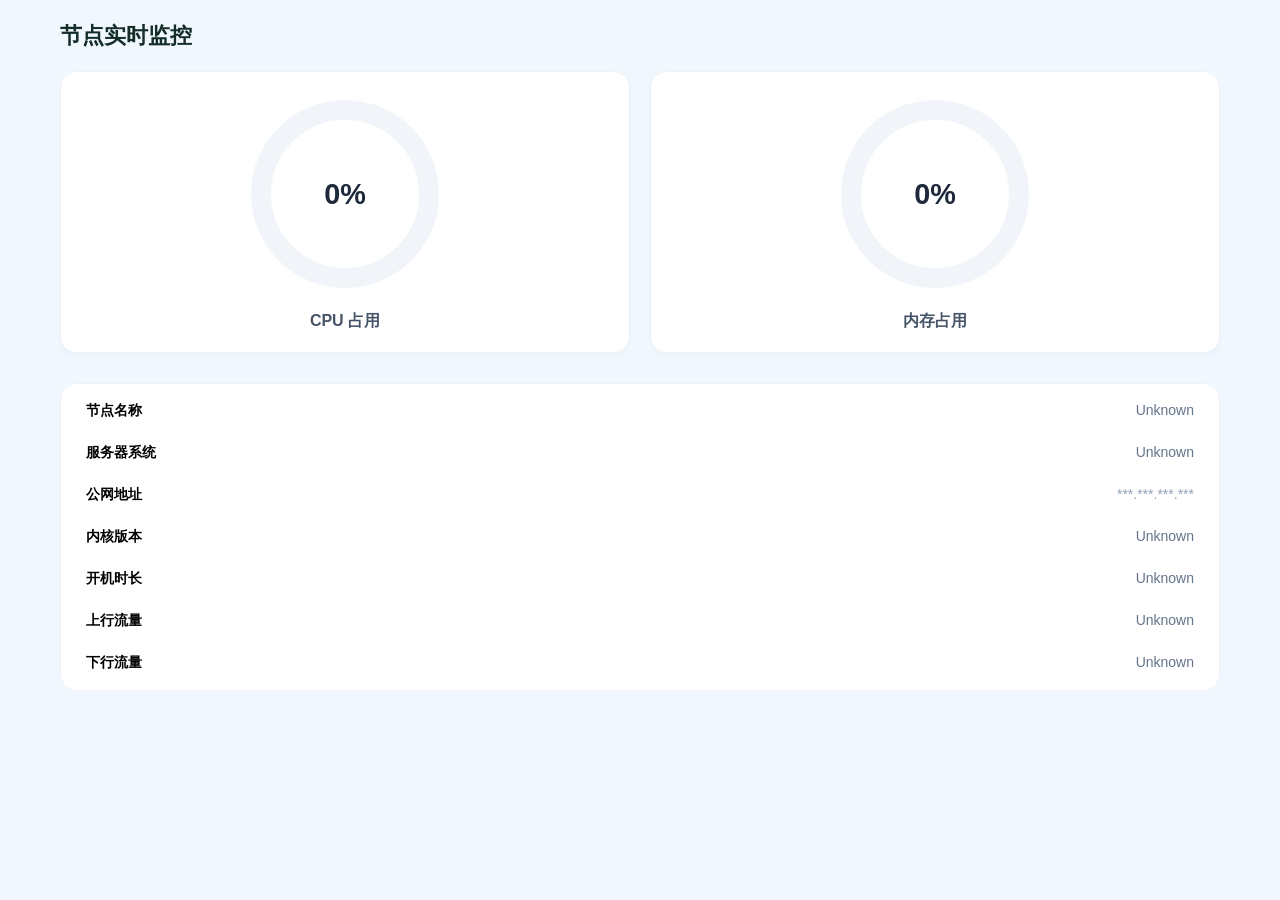
<file: crates/controller_web_ui/web/root/welcome.html>
<!DOCTYPE html>
<html lang="zh-CN">
<head>
    <meta charset="UTF-8">
    <meta name="viewport" content="width=device-width, initial-scale=1.0">
    <title>欢迎使用 - PeeLServer</title>
    <link rel="stylesheet" href="style.css">
    <style>
        .welcome-container {
            width: 100%;
            max-width: 1200px;
            margin: 0 auto;
            padding: 20px;
            box-sizing: border-box;
        }

        .page-header h2 {
            color: var(--dark-green);
            margin: 0 0 20px 0;
            font-size: 1.4rem;
        }

        .charts-grid {
            display: grid;
            grid-template-columns: repeat(auto-fit, minmax(240px, 1fr));
            gap: 20px;
            margin-bottom: 30px;
        }

        .chart-card {
            background: white;
            border-radius: 16px;
            border: 1px solid #edf2f7;
            box-shadow: 0 4px 6px rgba(0, 0, 0, 0.02);
            display: flex;
            flex-direction: column;
            justify-content: center;
            align-items: center;
            padding: 20px;
            box-sizing: border-box;
            transition: transform 0.2s ease;
        }

        .progress-ring {
            position: relative;
            width: 65%;
            max-width: 200px;
        }

        .progress-ring svg {
            transform: rotate(-90deg);
            width: 100%;
            height: 100%;
        }

        .ring-bg {
            fill: none;
            stroke: #f1f5f9;
            stroke-width: 10;
        }

        .ring-fill {
            fill: none;
            stroke-width: 10;
            stroke-linecap: round;
            transition: all 1s cubic-bezier(0.4, 0, 0.2, 1);
        }

        .percentage {
            position: absolute;
            top: 50%;
            left: 50%;
            transform: translate(-50%, -50%);
            font-size: clamp(1.2rem, 3vw, 1.8rem);
            font-weight: 800;
            color: #1e293b;
        }

        .chart-label {
            margin-top: 15px;
            font-size: 1rem;
            color: #475569;
            font-weight: 600;
        }

        .info-section {
            background: white;
            padding: 6px 25px;
            border-radius: 16px;
            border: 1px solid #edf2f7;
        }

        .info-row {
            display: flex;
            justify-content: space-between;
            padding: 12px 0;
        }

        .info-title {
            color: #000000;
            font-weight: 600;
            font-size: 14px;
        }

        .info-content {
            color: #64748b;
            font-size: 14px;
            word-break: break-all;
        }

        .ip-hidden .masked {
            color: #94a3b8;
        }

        .ip-hidden .real-ip {
            display: none;
        }

        .ip-hidden:hover .masked {
            display: none;
        }

        .ip-hidden:hover .real-ip {
            display: inline;
        }
    </style>
</head>
<body>
<main class="welcome-container">
    <header class="page-header">
        <h2>节点实时监控</h2>
    </header>

    <div class="charts-grid">
        <div class="chart-card">
            <div class="progress-ring">
                <svg viewBox="0 0 100 100">
                    <circle class="ring-bg" cx="50" cy="50" r="42"></circle>
                    <circle id="cpuRing" class="ring-fill" cx="50" cy="50" r="42"
                            style="stroke: var(--accent-blue);stroke-dashoffset: 0"></circle>
                </svg>
                <div class="percentage" id="cpuText">0%</div>
            </div>
            <div class="chart-label">CPU 占用</div>
        </div>

        <div class="chart-card">
            <div class="progress-ring">
                <svg viewBox="0 0 100 100">
                    <circle class="ring-bg" cx="50" cy="50" r="42"></circle>
                    <circle id="memRing" class="ring-fill" cx="50" cy="50" r="42"
                            style="stroke: var(--accent-green);"></circle>
                </svg>
                <div class="percentage" id="memText">0%</div>
            </div>
            <div class="chart-label">内存占用</div>
        </div>
    </div>

    <div class="info-section">
        <div class="info-row" id="info-node-name">
            <span class="info-title">节点名称</span>
            <span class="info-content">Unknown</span>
        </div>
        <div class="info-row" id="info-server">
            <span class="info-title">服务器系统</span>
            <span class="info-content">Unknown</span>
        </div>
        <div class="info-row" id="info-ip">
            <span class="info-title">公网地址</span>
            <span class="info-content ip-hidden">
                <span class="masked">***.***.***.***</span>
                <span class="real-ip">Unknown</span>
            </span>
        </div>
        <div class="info-row" id="info-kernel">
            <span class="info-title">内核版本</span>
            <span class="info-content">Unknown</span>
        </div>
        <div class="info-row" id="info-uptime">
            <span class="info-title">开机时长</span>
            <span class="info-content">Unknown</span>
        </div>
        <div class="info-row" id="info-traffic-up">
            <span class="info-title">上行流量</span>
            <span class="info-content">Unknown</span>
        </div>
        <div class="info-row" id="info-traffic-down">
            <span class="info-title">下行流量</span>
            <span class="info-content">Unknown</span>
        </div>
    </div>
</main>

<script>
    const circumference = 2 * Math.PI * 42;

    function updateRing(id, percent) {
        const circle = document.getElementById(`${id}Ring`);
        const text = document.getElementById(`${id}Text`);

        circle.style.strokeDasharray = `${circumference} ${circumference}`;
        circle.style.strokeDashoffset = (circumference - (percent / 100 * circumference)).toString();
        text.innerText = Math.round(percent) + '%';
        if (percent > 80) {
            circle.style.stroke = 'var(--accent-red)';
        } else if (percent > 50) {
            circle.style.stroke = 'var(--accent-yellow)';
        } else if (percent > 30) {
            circle.style.stroke = 'var(--accent-blue)';
        } else {
            circle.style.stroke = 'var(--accent-green)';
        }
    }

    function updateInfo(id, value) {
        const info = document.getElementById(`info-${id}`);
        const contentSpan = info.querySelector('.info-content');
        if (id === 'ip') {
            const realIpSpan = contentSpan.querySelector('.real-ip');
            if (realIpSpan) {
                realIpSpan.innerText = value;
            }
        } else {
            contentSpan.innerText = value;
        }
    }

    window.addEventListener('message', function (event) {
        const msg = event.data;
        if (msg['type'] === 'updateStats') {
            const data = msg['info'];
            if (data['info_cpu']) updateRing('cpu', data['info_cpu']);
            if (data['info_mem']) updateRing('mem', data['info_mem']);
            if (data['info_node_name']) updateInfo('node-name', data['info_node_name']);
            if (data['info_server']) updateInfo('server', data['info_server']);
            if (data['info_ip']) updateInfo('ip', data['info_ip']);
            if (data['info_kernel']) updateInfo('kernel', data['info_kernel']);
            if (data['info_uptime']) updateInfo('uptime', parseTime(data['info_uptime']));
            if (data['info_bw_up']) updateInfo('traffic-up', parseNetwork(data['info_bw_up']));
            if (data['info_bw_down']) updateInfo('traffic-down', parseNetwork(data['info_bw_down']));
        }
    });

    function parseNetwork(bytes) {
        bytes = bytes / 2
        let res
        if (bytes < 1024) {
            res = bytes + ' B';
        } else if (bytes < 1024 * 1024) {
            res = (bytes / 1024).toFixed(2) + ' KB';
        } else if (bytes < 1024 * 1024 * 1024) {
            res = (bytes / (1024 * 1024)).toFixed(2) + ' MB';
        } else {
            res = (bytes / (1024 * 1024 * 1024)).toFixed(2) + ' GB';
        }
        return res + '/s'
    }

    function parseTime(seconds) {
        const d = Math.floor(seconds / 86400);
        const h = Math.floor((seconds % 86400) / 3600);
        const m = Math.floor((seconds % 3600) / 60);
        const hh = String(h).padStart(2, '0');
        const mm = String(m).padStart(2, '0');
        return `${d} days ${hh} hours ${mm} min`;
    }

    updateRing('cpu', 0)
    updateRing('mem', 0)
    updateInfo('server', 'Unknown');
    updateInfo('ip', 'Unknown');
    updateInfo('kernel', 'Unknown');
    updateInfo('uptime', 'Unknown');
    updateInfo('traffic-up', 'Unknown');
    updateInfo('traffic-down', 'Unknown');
</script>
</body>
</html>
</file>
<file: crates/controller_web_ui/web/root/style.css>
:root {
    --dark-green: #142d27;
    --accent-green: #10b981;
    --soft-green: #dcfce7;

    --dark-blue: #2c54c3;
    --accent-blue: #3b82f6;
    --soft-blue: #f0f7ff;

    --dark-yellow: #b59f3b;
    --accent-yellow: #f59e0b;
    --soft-yellow: #fef3c7;

    --dark-red: #b02a37;
    --accent-red: #ef4444;
    --soft-red: #fee2e2;

    --background: #fafafa;
    --sidebar-width: 260px;
}

* {
    scrollbar-width: none;
}

body, html {
    margin: 0;
    font-family: sans-serif;
    background: var(--soft-blue);
    height: 100%;
}

.wrapper {
    display: flex;
    height: 100vh;
}

.main-content {
    flex: 1;
    padding: 40px;
}
</file>
